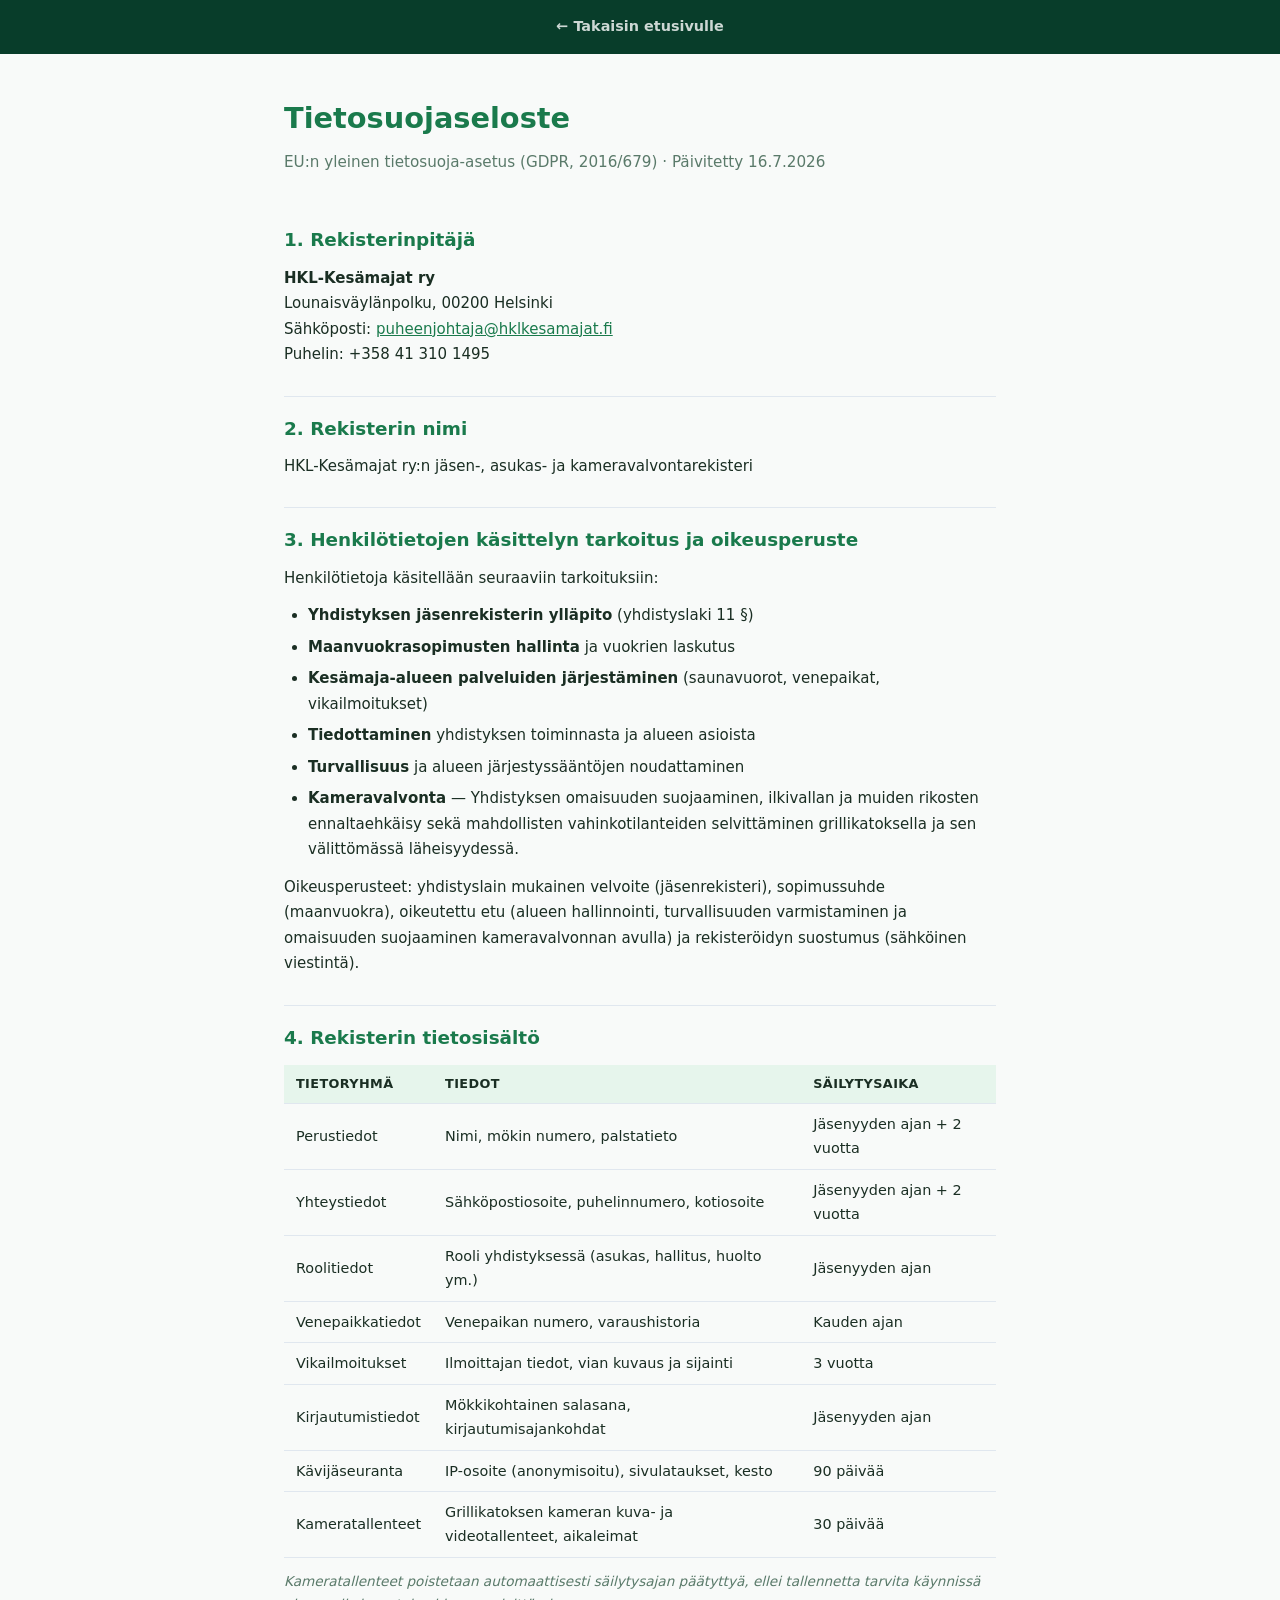
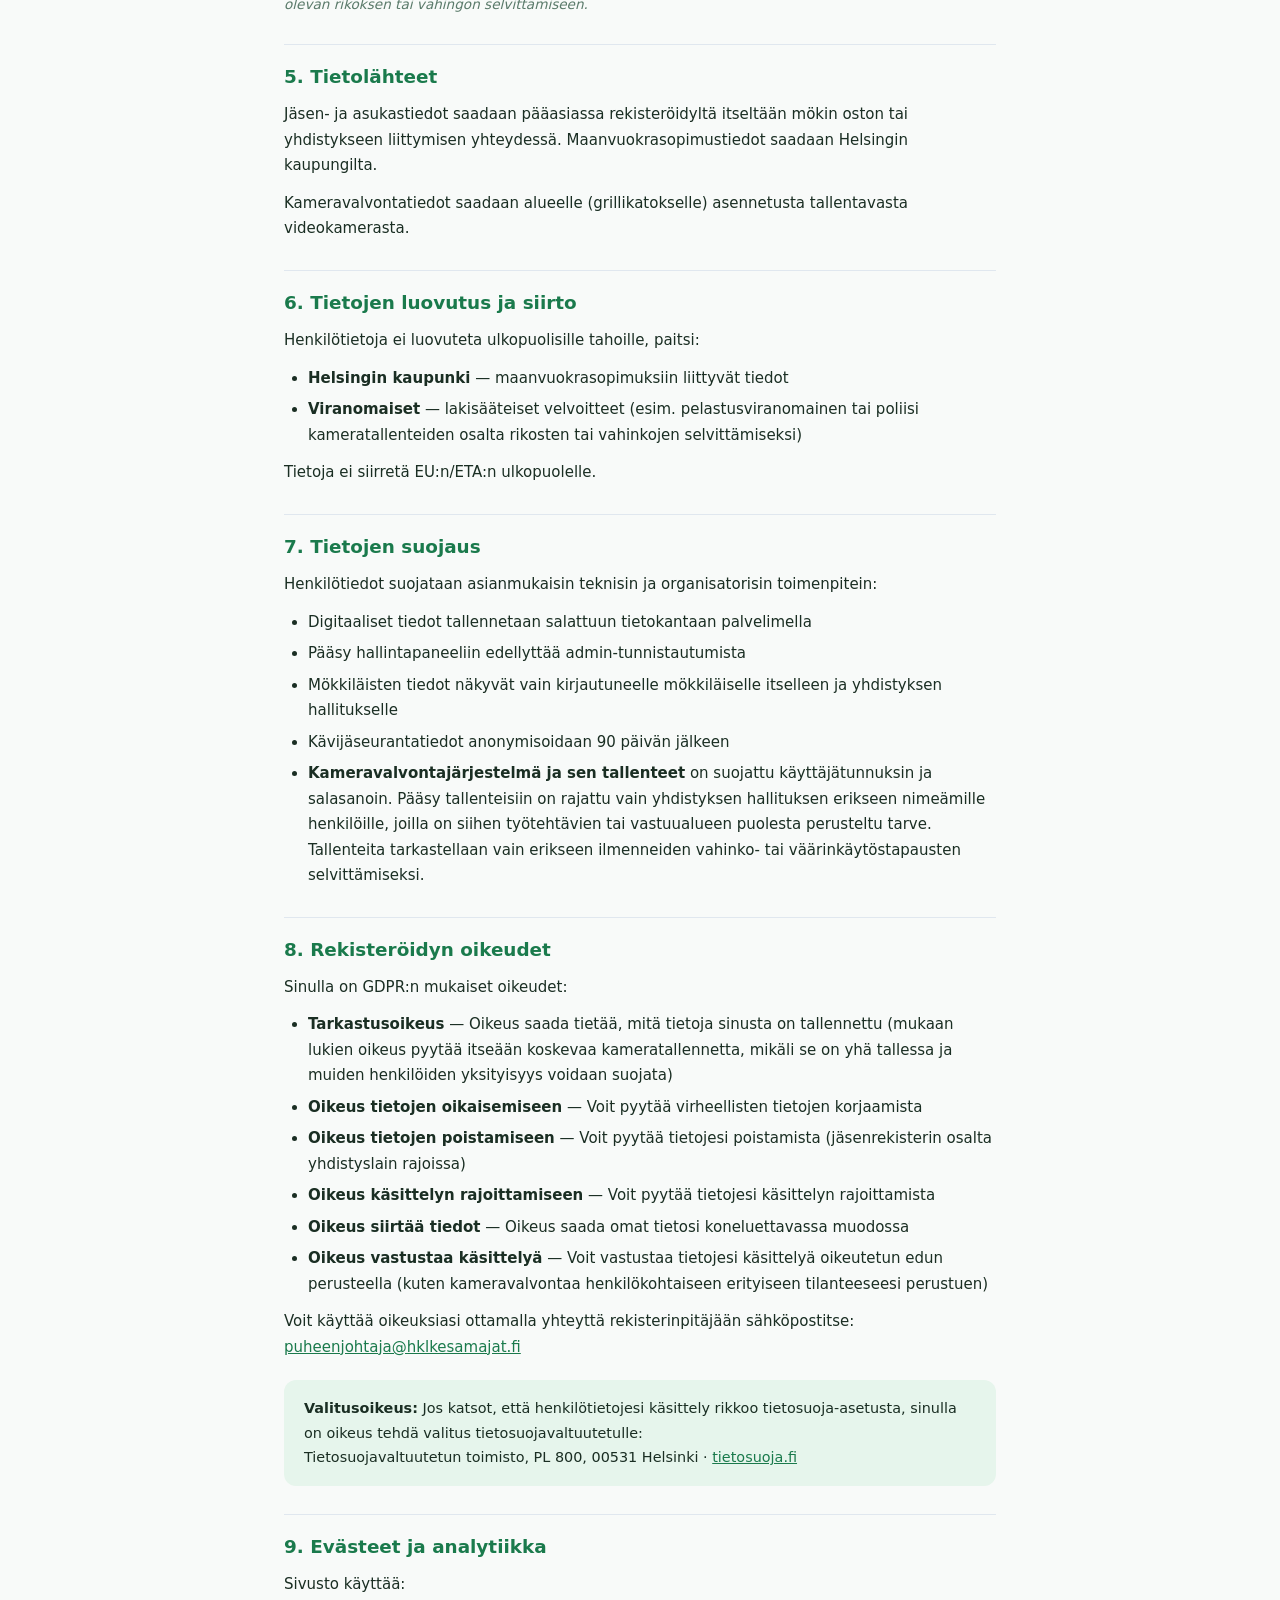
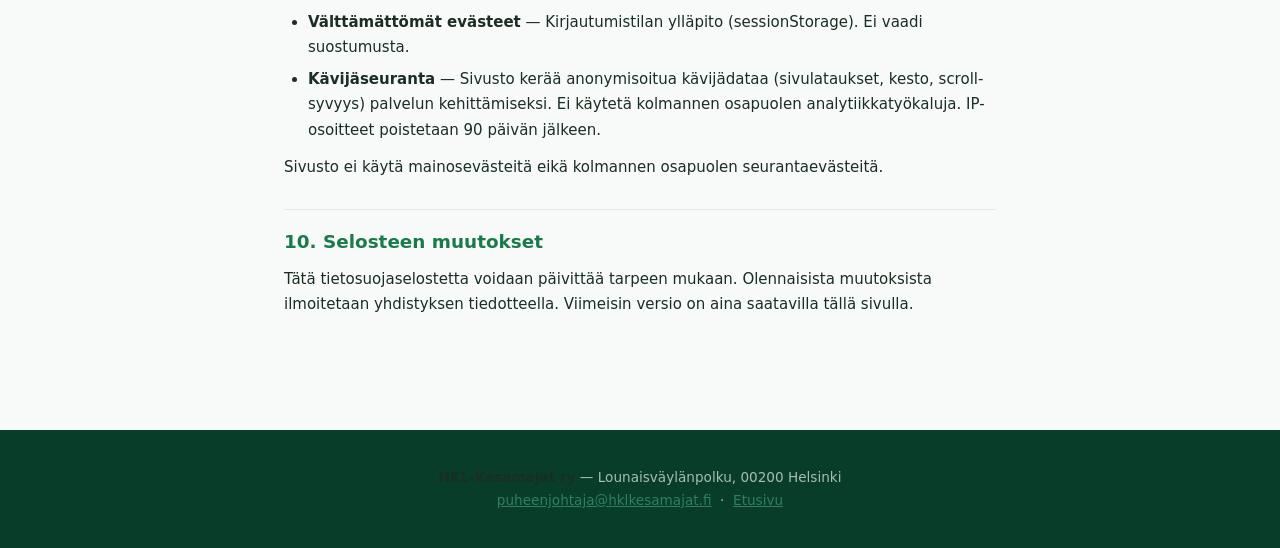
<file: tietosuoja.html>
<!DOCTYPE html>
<html lang="fi">
<head>
<meta charset="UTF-8">
<meta name="viewport" content="width=device-width, initial-scale=1.0">
<title>Tietosuojaseloste — HKL-Kesämajat ry</title>
<style>
:root{--green:#1a7a4c;--green-pale:#e6f5ec;--bg:#f8faf9;--text:#1a2e23;--text-muted:#5a7a6a}
*{box-sizing:border-box;margin:0;padding:0}
body{font-family:system-ui,-apple-system,sans-serif;background:var(--bg);color:var(--text);line-height:1.7;font-size:15px}
.topbar{background:#083d2a;padding:14px 24px;text-align:center}
.topbar a{color:rgba(255,255,255,0.8);text-decoration:none;font-size:0.9rem;font-weight:600}
.topbar a:hover{color:white}
.container{max-width:760px;margin:0 auto;padding:40px 24px 60px}
h1{font-size:1.8rem;font-weight:800;color:var(--green);margin-bottom:8px}
.subtitle{color:var(--text-muted);font-size:0.95rem;margin-bottom:32px}
h2{font-size:1.15rem;font-weight:700;color:var(--green);margin:28px 0 10px;padding-top:16px;border-top:1px solid #e0e7ef}
h2:first-of-type{border-top:none;margin-top:16px}
p,ul,ol{margin-bottom:12px}
ul,ol{padding-left:24px}
li{margin-bottom:6px}
strong{color:var(--text)}
a{color:var(--green)}
.info-box{background:var(--green-pale);border-radius:12px;padding:16px 20px;margin:20px 0;font-size:0.9rem}
table{width:100%;border-collapse:collapse;margin:12px 0;font-size:0.9rem}
th,td{text-align:left;padding:8px 12px;border-bottom:1px solid #e0e7ef}
th{background:var(--green-pale);font-weight:700;font-size:0.8rem;text-transform:uppercase;letter-spacing:0.03em}
footer{background:#083d2a;color:rgba(255,255,255,0.65);text-align:center;padding:36px 20px;font-size:0.85rem;margin-top:40px}
footer a{color:rgba(82,183,136,0.55)}
</style>
</head>
<body>

<div class="topbar"><a href="index.html">← Takaisin etusivulle</a></div>

<div class="container">
<h1>Tietosuojaseloste</h1>
<p class="subtitle">EU:n yleinen tietosuoja-asetus (GDPR, 2016/679) · Päivitetty 16.7.2026</p>

<h2>1. Rekisterinpitäjä</h2>
<p><strong>HKL-Kesämajat ry</strong><br>
Lounaisväylänpolku, 00200 Helsinki<br>
Sähköposti: <a href="mailto:puheenjohtaja@hklkesamajat.fi">puheenjohtaja@hklkesamajat.fi</a><br>
Puhelin: +358 41 310 1495</p>

<h2>2. Rekisterin nimi</h2>
<p>HKL-Kesämajat ry:n jäsen-, asukas- ja kameravalvontarekisteri</p>

<h2>3. Henkilötietojen käsittelyn tarkoitus ja oikeusperuste</h2>
<p>Henkilötietoja käsitellään seuraaviin tarkoituksiin:</p>
<ul>
<li><strong>Yhdistyksen jäsenrekisterin ylläpito</strong> (yhdistyslaki 11 §)</li>
<li><strong>Maanvuokrasopimusten hallinta</strong> ja vuokrien laskutus</li>
<li><strong>Kesämaja-alueen palveluiden järjestäminen</strong> (saunavuorot, venepaikat, vikailmoitukset)</li>
<li><strong>Tiedottaminen</strong> yhdistyksen toiminnasta ja alueen asioista</li>
<li><strong>Turvallisuus</strong> ja alueen järjestyssääntöjen noudattaminen</li>
<li><strong>Kameravalvonta</strong> — Yhdistyksen omaisuuden suojaaminen, ilkivallan ja muiden rikosten ennaltaehkäisy sekä mahdollisten vahinkotilanteiden selvittäminen grillikatoksella ja sen välittömässä läheisyydessä.</li>
</ul>
<p>Oikeusperusteet: yhdistyslain mukainen velvoite (jäsenrekisteri), sopimussuhde (maanvuokra), oikeutettu etu (alueen hallinnointi, turvallisuuden varmistaminen ja omaisuuden suojaaminen kameravalvonnan avulla) ja rekisteröidyn suostumus (sähköinen viestintä).</p>

<h2>4. Rekisterin tietosisältö</h2>
<table>
<tr><th>Tietoryhmä</th><th>Tiedot</th><th>Säilytysaika</th></tr>
<tr><td>Perustiedot</td><td>Nimi, mökin numero, palstatieto</td><td>Jäsenyyden ajan + 2 vuotta</td></tr>
<tr><td>Yhteystiedot</td><td>Sähköpostiosoite, puhelinnumero, kotiosoite</td><td>Jäsenyyden ajan + 2 vuotta</td></tr>
<tr><td>Roolitiedot</td><td>Rooli yhdistyksessä (asukas, hallitus, huolto ym.)</td><td>Jäsenyyden ajan</td></tr>
<tr><td>Venepaikkatiedot</td><td>Venepaikan numero, varaushistoria</td><td>Kauden ajan</td></tr>
<tr><td>Vikailmoitukset</td><td>Ilmoittajan tiedot, vian kuvaus ja sijainti</td><td>3 vuotta</td></tr>
<tr><td>Kirjautumistiedot</td><td>Mökkikohtainen salasana, kirjautumisajankohdat</td><td>Jäsenyyden ajan</td></tr>
<tr><td>Kävijäseuranta</td><td>IP-osoite (anonymisoitu), sivulataukset, kesto</td><td>90 päivää</td></tr>
<tr><td>Kameratallenteet</td><td>Grillikatoksen kameran kuva- ja videotallenteet, aikaleimat</td><td>30 päivää</td></tr>
</table>
<p style="font-size:0.85rem;color:var(--text-muted);font-style:italic;">Kameratallenteet poistetaan automaattisesti säilytysajan päätyttyä, ellei tallennetta tarvita käynnissä olevan rikoksen tai vahingon selvittämiseen.</p>

<h2>5. Tietolähteet</h2>
<p>Jäsen- ja asukastiedot saadaan pääasiassa rekisteröidyltä itseltään mökin oston tai yhdistykseen liittymisen yhteydessä. Maanvuokrasopimustiedot saadaan Helsingin kaupungilta.</p>
<p>Kameravalvontatiedot saadaan alueelle (grillikatokselle) asennetusta tallentavasta videokamerasta.</p>

<h2>6. Tietojen luovutus ja siirto</h2>
<p>Henkilötietoja ei luovuteta ulkopuolisille tahoille, paitsi:</p>
<ul>
<li><strong>Helsingin kaupunki</strong> — maanvuokrasopimuksiin liittyvät tiedot</li>
<li><strong>Viranomaiset</strong> — lakisääteiset velvoitteet (esim. pelastusviranomainen tai poliisi kameratallenteiden osalta rikosten tai vahinkojen selvittämiseksi)</li>
</ul>
<p>Tietoja ei siirretä EU:n/ETA:n ulkopuolelle.</p>

<h2>7. Tietojen suojaus</h2>
<p>Henkilötiedot suojataan asianmukaisin teknisin ja organisatorisin toimenpitein:</p>
<ul>
<li>Digitaaliset tiedot tallennetaan salattuun tietokantaan palvelimella</li>
<li>Pääsy hallintapaneeliin edellyttää admin-tunnistautumista</li>
<li>Mökkiläisten tiedot näkyvät vain kirjautuneelle mökkiläiselle itselleen ja yhdistyksen hallitukselle</li>
<li>Kävijäseurantatiedot anonymisoidaan 90 päivän jälkeen</li>
<li><strong>Kameravalvontajärjestelmä ja sen tallenteet</strong> on suojattu käyttäjätunnuksin ja salasanoin. Pääsy tallenteisiin on rajattu vain yhdistyksen hallituksen erikseen nimeämille henkilöille, joilla on siihen työtehtävien tai vastuualueen puolesta perusteltu tarve. Tallenteita tarkastellaan vain erikseen ilmenneiden vahinko- tai väärinkäytöstapausten selvittämiseksi.</li>
</ul>

<h2>8. Rekisteröidyn oikeudet</h2>
<p>Sinulla on GDPR:n mukaiset oikeudet:</p>
<ul>
<li><strong>Tarkastusoikeus</strong> — Oikeus saada tietää, mitä tietoja sinusta on tallennettu (mukaan lukien oikeus pyytää itseään koskevaa kameratallennetta, mikäli se on yhä tallessa ja muiden henkilöiden yksityisyys voidaan suojata)</li>
<li><strong>Oikeus tietojen oikaisemiseen</strong> — Voit pyytää virheellisten tietojen korjaamista</li>
<li><strong>Oikeus tietojen poistamiseen</strong> — Voit pyytää tietojesi poistamista (jäsenrekisterin osalta yhdistyslain rajoissa)</li>
<li><strong>Oikeus käsittelyn rajoittamiseen</strong> — Voit pyytää tietojesi käsittelyn rajoittamista</li>
<li><strong>Oikeus siirtää tiedot</strong> — Oikeus saada omat tietosi koneluettavassa muodossa</li>
<li><strong>Oikeus vastustaa käsittelyä</strong> — Voit vastustaa tietojesi käsittelyä oikeutetun edun perusteella (kuten kameravalvontaa henkilökohtaiseen erityiseen tilanteeseesi perustuen)</li>
</ul>
<p>Voit käyttää oikeuksiasi ottamalla yhteyttä rekisterinpitäjään sähköpostitse: <a href="mailto:puheenjohtaja@hklkesamajat.fi">puheenjohtaja@hklkesamajat.fi</a></p>

<div class="info-box">
<strong>Valitusoikeus:</strong> Jos katsot, että henkilötietojesi käsittely rikkoo tietosuoja-asetusta, sinulla on oikeus tehdä valitus tietosuojavaltuutetulle:<br>
Tietosuojavaltuutetun toimisto, PL 800, 00531 Helsinki · <a href="https://tietosuoja.fi">tietosuoja.fi</a>
</div>

<h2>9. Evästeet ja analytiikka</h2>
<p>Sivusto käyttää:</p>
<ul>
<li><strong>Välttämättömät evästeet</strong> — Kirjautumistilan ylläpito (sessionStorage). Ei vaadi suostumusta.</li>
<li><strong>Kävijäseuranta</strong> — Sivusto kerää anonymisoitua kävijädataa (sivulataukset, kesto, scroll-syvyys) palvelun kehittämiseksi. Ei käytetä kolmannen osapuolen analytiikkatyökaluja. IP-osoitteet poistetaan 90 päivän jälkeen.</li>
</ul>
<p>Sivusto ei käytä mainosevästeitä eikä kolmannen osapuolen seurantaevästeitä.</p>

<h2>10. Selosteen muutokset</h2>
<p>Tätä tietosuojaselostetta voidaan päivittää tarpeen mukaan. Olennaisista muutoksista ilmoitetaan yhdistyksen tiedotteella. Viimeisin versio on aina saatavilla tällä sivulla.</p>

</div>

<footer>
  <strong>HKL-Kesämajat ry</strong> — Lounaisväylänpolku, 00200 Helsinki<br>
  <a href="mailto:puheenjohtaja@hklkesamajat.fi">puheenjohtaja@hklkesamajat.fi</a>
  &nbsp;·&nbsp;
  <a href="index.html">Etusivu</a>
</footer>

</body>
</html>
</file>
